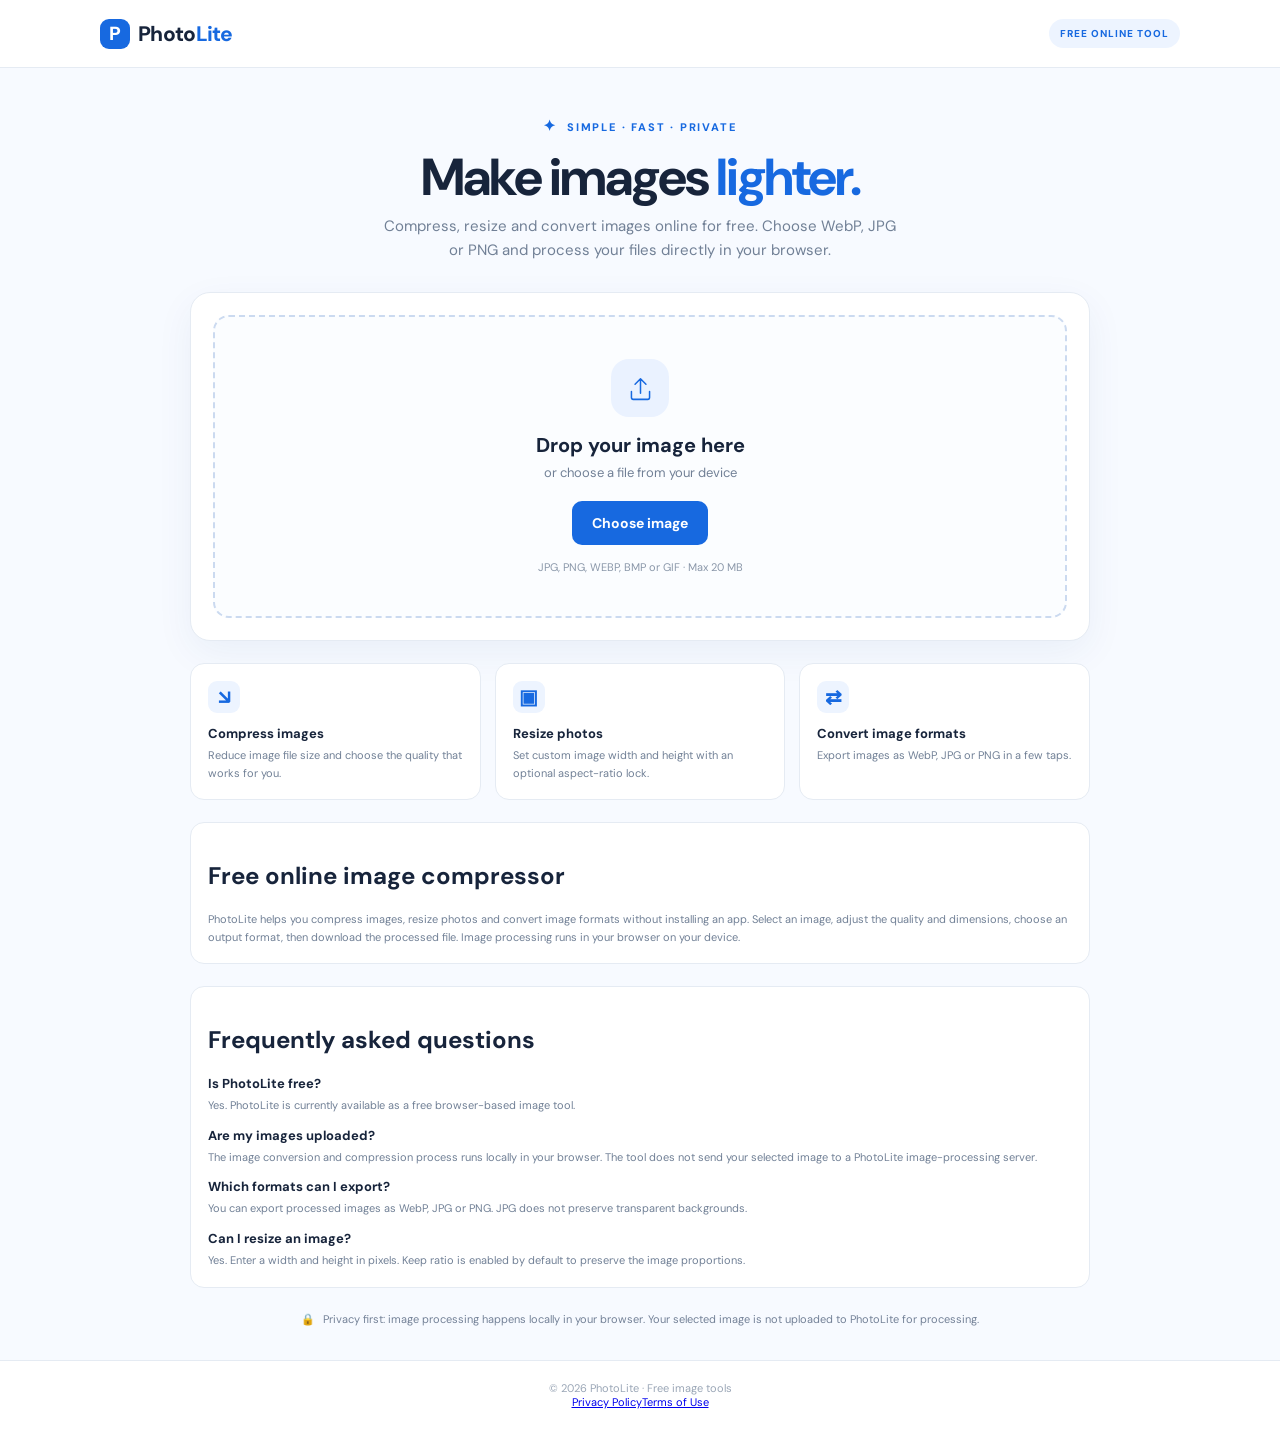
<file: index.html>
<!doctype html>
<html lang="en">
<head>
  <meta charset="utf-8">
  <meta name="viewport" content="width=device-width, initial-scale=1">
  <meta name="theme-color" content="#1769e0">
  <meta name="description" content="Compress images online for free. Resize photos and convert JPG, PNG and WebP files in seconds. Fast, secure and easy to use with PhotoLite.">
  <meta name="robots" content="index,follow">
  <link rel="canonical" href="https://jawadchakif10-maker.github.io/photolite/">
  <meta property="og:type" content="website">
  <meta property="og:title" content="PhotoLite — Free Online Image Compressor">
  <meta property="og:description" content="Compress, resize and convert images in seconds. Your images are processed locally in your browser.">
  <meta property="og:url" content="https://jawadchakif10-maker.github.io/photolite/">
  <meta name="twitter:card" content="summary">
  <title>Free Image Compressor Online – Resize & Convert | PhotoLite</title>
  <link rel="stylesheet" href="style.css">
  <script type="application/ld+json">
  {
    "@context": "https://schema.org",
    "@type": "WebApplication",
    "name": "PhotoLite",
    "url": "https://jawadchakif10-maker.github.io/photolite/",
    "applicationCategory": "MultimediaApplication",
    "operatingSystem": "Any",
    "browserRequirements": "Requires a modern web browser with Canvas support",
    "description": "Free browser-based image compressor, resizer and converter for WebP, JPG and PNG."
  }
  </script>
  <meta name="google-site-verification" content="ijR8VwL8Z2FZdpHkUbnpWBZaj_gMoldZsM99LnLeR9Y" />
</head>
<body>
  <header class="topbar">
    <a class="brand" href="index.html" aria-label="PhotoLite home"><span class="brand-icon">P</span> Photo<span>Lite</span></a>
    <span class="free-pill">FREE ONLINE TOOL</span>
  </header>

  <main class="container">
    <section class="hero">
      <div class="eyebrow"><span class="sparkle">✦</span> SIMPLE · FAST · PRIVATE</div>
      <h1>Make images <span>lighter.</span></h1>
      <p>Compress, resize and convert images online for free. Choose WebP, JPG or PNG and process your files directly in your browser.</p>
    </section>

    <section class="workspace" aria-label="Free online image compressor and converter">
      <div class="upload-panel" id="dropZone">
        <input id="fileInput" type="file" accept="image/jpeg,image/png,image/webp,image/bmp,image/gif" hidden>
        <div class="upload-icon" aria-hidden="true">
          <svg viewBox="0 0 48 48"><path d="M24 32V8m0 0-9 9m9-9 9 9M9 29v10a3 3 0 0 0 3 3h24a3 3 0 0 0 3-3V29"/></svg>
        </div>
        <h2>Drop your image here</h2>
        <p>or choose a file from your device</p>
        <button class="button primary" id="chooseBtn" type="button">Choose image</button>
        <small>JPG, PNG, WEBP, BMP or GIF · Max 20 MB</small>
      </div>

      <div class="editor hidden" id="editor">
        <div class="file-heading">
          <div class="file-symbol">IMG</div>
          <div class="file-info"><strong id="fileName">image.jpg</strong><span id="fileMeta">0 KB</span></div>
          <button class="text-button" id="removeBtn" type="button">Remove</button>
        </div>
        <div class="preview-wrap">
          <img id="preview" alt="Preview of the selected image">
        </div>
        <div class="settings">
          <div class="setting-block">
            <div class="setting-title"><label for="quality">Image quality</label><strong id="qualityValue">80%</strong></div>
            <input id="quality" type="range" min="10" max="100" value="80">
            <div class="range-labels"><span>Smaller file</span><span>Higher quality</span></div>
          </div>
                         <div class="setting-block">
            <label class="field-label" for="targetSize">Target file size (KB)</label>
            <input id="targetSize" type="number" min="1" max="20000" placeholder="Optional — e.g. 100">
            <p class="hint">Try to compress your image to the target size.</p>
          </div>     
          <div class="setting-block">
            <div class="setting-title"><span>Resize dimensions</span><label class="check-label"><input id="keepRatio" type="checkbox" checked> Keep ratio</label></div>
            <div class="dimension-grid">
              <label>Width (px)<input id="widthInput" type="number" min="1" max="12000" placeholder="Original"></label>
              <label>Height (px)<input id="heightInput" type="number" min="1" max="12000" placeholder="Original"></label>
            </div>
            <p class="hint" id="dimensionsHint">Leave both fields empty to keep original dimensions.</p>
          </div>
          <div class="setting-block">
            <label class="field-label" for="format">Output format</label>
            <select id="format">
              <option value="image/webp">WebP — recommended</option>
              <option value="image/jpeg">JPG</option>
              <option value="image/png">PNG — larger files</option>
            </select>
            <p class="hint">Transparency is preserved in PNG and WebP. JPG does not support transparency.</p>
          </div>
        </div>
        <button class="button primary full" id="processBtn" type="button">Compress image</button>
        <div class="status" id="status" role="status" aria-live="polite"></div>
        <section class="result hidden" id="result">
          <div class="result-title">Your image is ready <span class="success-dot">✓</span></div>
          <div class="result-grid">
            <div><span>Original size</span><strong id="originalSize">—</strong></div>
            <div><span>New size</span><strong id="newSize">—</strong></div>
            <div><span>Saved</span><strong id="savedSize">—</strong></div>
          </div>
          <div class="result-preview"><img id="resultPreview" alt="Preview of the processed image"></div>
          <a class="button download full" id="downloadBtn" download="photolite-image.webp">Download image</a>
        </section>
      </div>
    </section>

    <section class="features">
      <article><div class="feature-icon">↘</div><h3>Compress images</h3><p>Reduce image file size and choose the quality that works for you.</p></article>
      <article><div class="feature-icon">▣</div><h3>Resize photos</h3><p>Set custom image width and height with an optional aspect-ratio lock.</p></article>
      <article><div class="feature-icon">⇄</div><h3>Convert image formats</h3><p>Export images as WebP, JPG or PNG in a few taps.</p></article>
    </section>

    <section class="features" aria-label="About PhotoLite">
      <article style="grid-column:1/-1">
        <h2>Free online image compressor</h2>
        <p>PhotoLite helps you compress images, resize photos and convert image formats without installing an app. Select an image, adjust the quality and dimensions, choose an output format, then download the processed file. Image processing runs in your browser on your device.</p>
      </article>
    </section>

    <section class="features" aria-label="Frequently asked questions">
      <article style="grid-column:1/-1">
        <h2>Frequently asked questions</h2>
        <h3>Is PhotoLite free?</h3>
        <p>Yes. PhotoLite is currently available as a free browser-based image tool.</p>
        <h3>Are my images uploaded?</h3>
        <p>The image conversion and compression process runs locally in your browser. The tool does not send your selected image to a PhotoLite image-processing server.</p>
        <h3>Which formats can I export?</h3>
        <p>You can export processed images as WebP, JPG or PNG. JPG does not preserve transparent backgrounds.</p>
        <h3>Can I resize an image?</h3>
        <p>Yes. Enter a width and height in pixels. Keep ratio is enabled by default to preserve the image proportions.</p>
      </article>
    </section>

    <p class="privacy-note"><span>🔒</span> Privacy first: image processing happens locally in your browser. Your selected image is not uploaded to PhotoLite for processing.</p>
  </main>

  <footer>
    <div>© <span id="year"></span> PhotoLite · Free image tools</div>
    <nav aria-label="Legal links"><a href="privacy.html">Privacy Policy</a><a href="terms.html">Terms of Use</a></nav>
  </footer>
  <script src="app.js"></script>
</body>
</html>
</file>
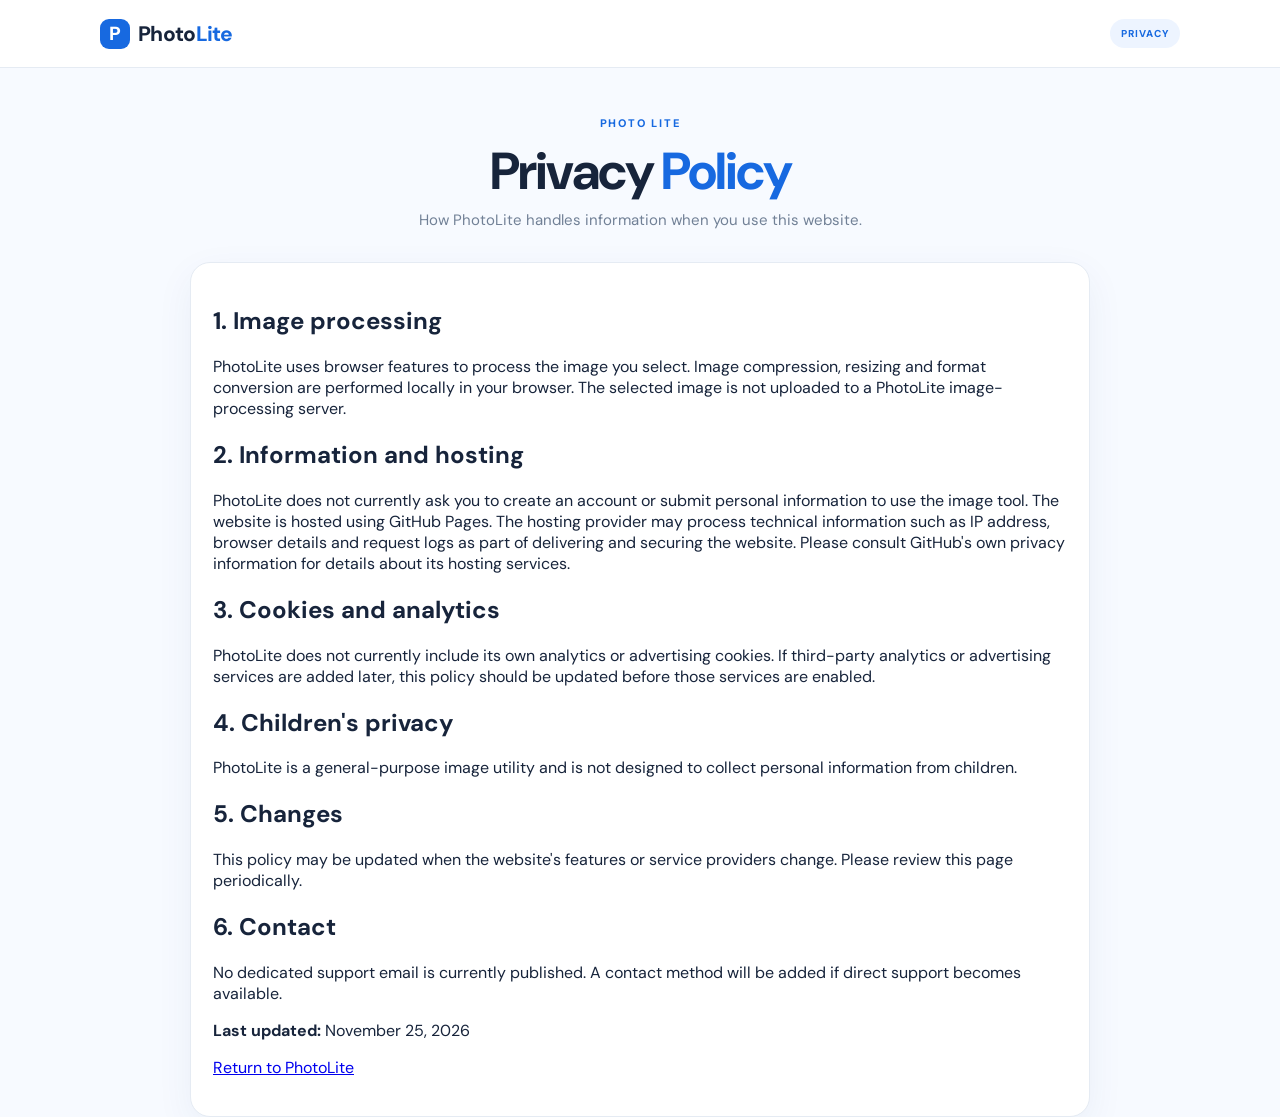
<file: privacy.html>
<!doctype html>
<html lang="en">
<head>
  <meta charset="utf-8">
  <meta name="viewport" content="width=device-width, initial-scale=1">
  <meta name="description" content="Read the PhotoLite Privacy Policy and learn how image processing works in your browser.">
  <meta name="robots" content="index,follow">
  <link rel="canonical" href="https://jawadchakif10-maker.github.io/photolite/privacy.html">
  <title>Privacy Policy — PhotoLite</title>
  <link rel="stylesheet" href="style.css">
</head>
<body>
  <header class="topbar"><a class="brand" href="index.html"><span class="brand-icon">P</span> Photo<span>Lite</span></a><span class="free-pill">PRIVACY</span></header>
  <main class="container">
    <section class="hero"><div class="eyebrow">PHOTO LITE</div><h1>Privacy <span>Policy</span></h1><p>How PhotoLite handles information when you use this website.</p></section>
    <section class="workspace">
      <h2>1. Image processing</h2>
      <p>PhotoLite uses browser features to process the image you select. Image compression, resizing and format conversion are performed locally in your browser. The selected image is not uploaded to a PhotoLite image-processing server.</p>
      <h2>2. Information and hosting</h2>
      <p>PhotoLite does not currently ask you to create an account or submit personal information to use the image tool. The website is hosted using GitHub Pages. The hosting provider may process technical information such as IP address, browser details and request logs as part of delivering and securing the website. Please consult GitHub's own privacy information for details about its hosting services.</p>
      <h2>3. Cookies and analytics</h2>
      <p>PhotoLite does not currently include its own analytics or advertising cookies. If third-party analytics or advertising services are added later, this policy should be updated before those services are enabled.</p>
      <h2>4. Children's privacy</h2>
      <p>PhotoLite is a general-purpose image utility and is not designed to collect personal information from children.</p>
      <h2>5. Changes</h2>
      <p>This policy may be updated when the website's features or service providers change. Please review this page periodically.</p>
      <h2>6. Contact</h2>
      <p>No dedicated support email is currently published. A contact method will be added if direct support becomes available.</p>
      <p><strong>Last updated:</strong> November 25, 2026</p>
      <p><a href="index.html">Return to PhotoLite</a></p>
    </section>
  </main>
</body>
</html>
</file>
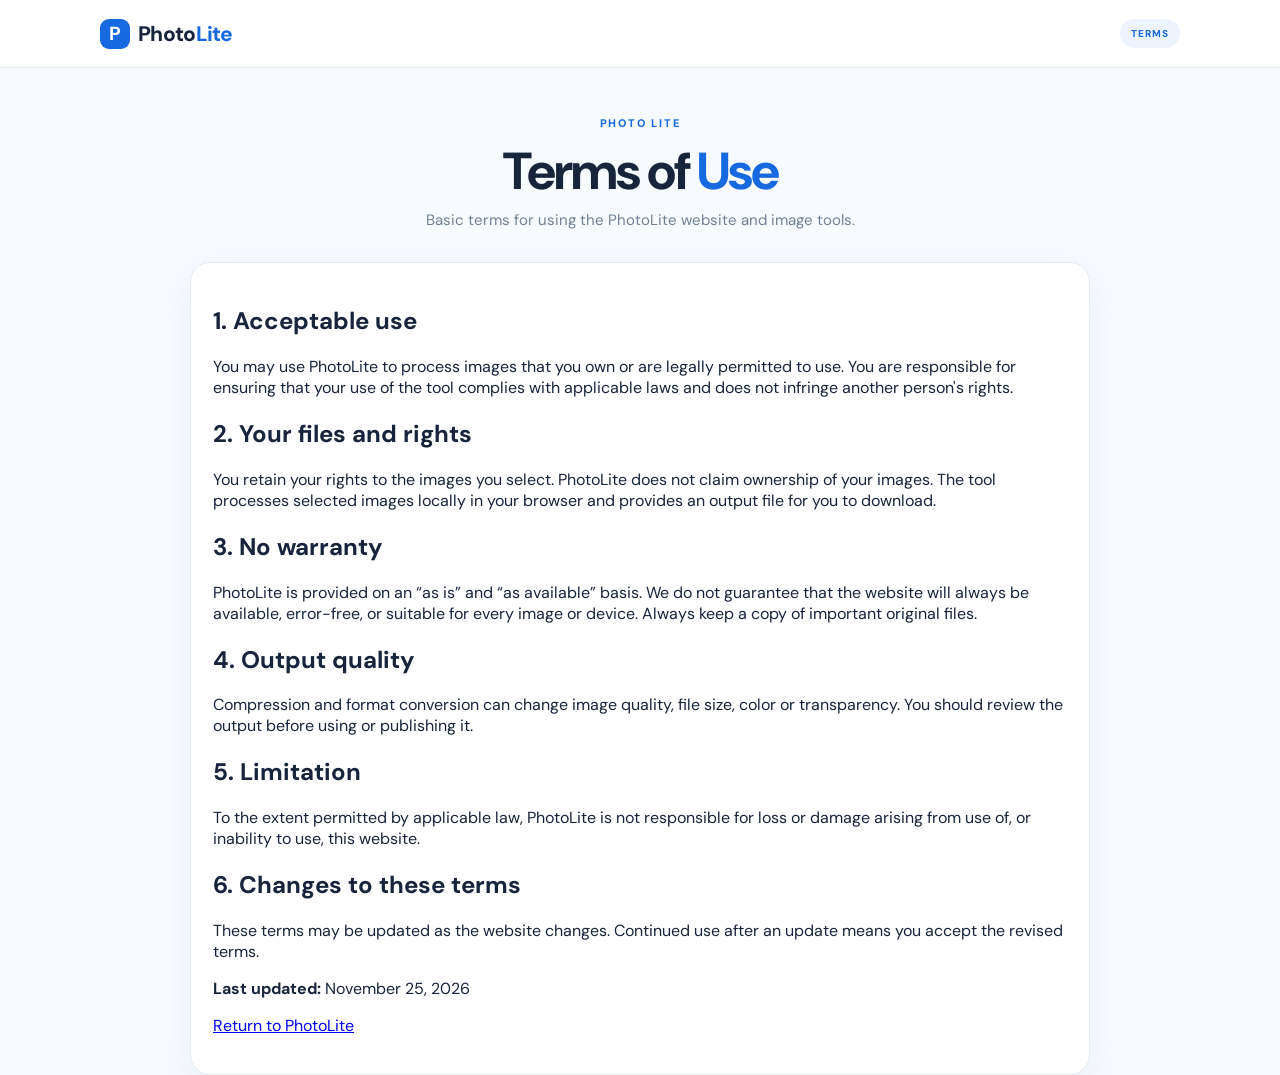
<file: terms.html>
<!doctype html>
<html lang="en">
<head>
  <meta charset="utf-8">
  <meta name="viewport" content="width=device-width, initial-scale=1">
  <meta name="description" content="Read the PhotoLite Terms of Use for the free online image compressor, resizer and converter.">
  <meta name="robots" content="index,follow">
  <link rel="canonical" href="https://jawadchakif10-maker.github.io/photolite/terms.html">
  <title>Terms of Use — PhotoLite</title>
  <link rel="stylesheet" href="style.css">
</head>
<body>
  <header class="topbar"><a class="brand" href="index.html"><span class="brand-icon">P</span> Photo<span>Lite</span></a><span class="free-pill">TERMS</span></header>
  <main class="container">
    <section class="hero"><div class="eyebrow">PHOTO LITE</div><h1>Terms of <span>Use</span></h1><p>Basic terms for using the PhotoLite website and image tools.</p></section>
    <section class="workspace">
      <h2>1. Acceptable use</h2>
      <p>You may use PhotoLite to process images that you own or are legally permitted to use. You are responsible for ensuring that your use of the tool complies with applicable laws and does not infringe another person's rights.</p>
      <h2>2. Your files and rights</h2>
      <p>You retain your rights to the images you select. PhotoLite does not claim ownership of your images. The tool processes selected images locally in your browser and provides an output file for you to download.</p>
      <h2>3. No warranty</h2>
      <p>PhotoLite is provided on an “as is” and “as available” basis. We do not guarantee that the website will always be available, error-free, or suitable for every image or device. Always keep a copy of important original files.</p>
      <h2>4. Output quality</h2>
      <p>Compression and format conversion can change image quality, file size, color or transparency. You should review the output before using or publishing it.</p>
      <h2>5. Limitation</h2>
      <p>To the extent permitted by applicable law, PhotoLite is not responsible for loss or damage arising from use of, or inability to use, this website.</p>
      <h2>6. Changes to these terms</h2>
      <p>These terms may be updated as the website changes. Continued use after an update means you accept the revised terms.</p>
      <p><strong>Last updated:</strong> November 25, 2026</p>
      <p><a href="index.html">Return to PhotoLite</a></p>
    </section>
  </main>
</body>
</html>
</file>
<file: style.css>
@import url('https://fonts.googleapis.com/css2?family=DM+Sans:wght@400;500;600;700;800&display=swap');

:root{--blue:#1769e0;--blue-dark:#1055bd;--ink:#17243b;--muted:#718096;--line:#e5ebf3;--pale:#f4f8ff;--white:#fff}
*{box-sizing:border-box}
body{margin:0;background:#f7faff;color:var(--ink);font-family:'DM Sans',Arial,sans-serif;min-height:100vh}
.topbar{height:68px;background:#fff;border-bottom:1px solid var(--line);display:flex;align-items:center;justify-content:space-between;padding:0 max(22px,calc((100% - 1080px)/2))}
.brand{font-size:21px;font-weight:800;color:var(--ink);text-decoration:none;letter-spacing:-.7px;display:flex;align-items:center;gap:8px}
.brand>span:last-child{color:var(--blue);margin-left:-8px}
.brand-icon{display:grid;place-items:center;width:30px;height:30px;border-radius:9px;background:var(--blue);color:#fff;font-size:19px}
.free-pill{font-size:10px;font-weight:800;letter-spacing:1px;color:var(--blue);background:#edf4ff;padding:8px 11px;border-radius:20px}
.container{width:min(900px,calc(100% - 32px));margin:0 auto}
.hero{text-align:center;padding:48px 10px 30px}
.eyebrow{font-size:11px;letter-spacing:1.8px;color:var(--blue);font-weight:800}
.sparkle{font-size:15px;margin-right:4px}
h1{font-size:clamp(34px,7vw,52px);letter-spacing:-2px;margin:13px 0 9px;line-height:1.08}
h1 span{color:var(--blue)}
.hero p{color:var(--muted);font-size:15px;line-height:1.6;max-width:520px;margin:0 auto}
.workspace{background:#fff;border:1px solid var(--line);border-radius:20px;padding:22px;box-shadow:0 12px 38px rgba(25,72,130,.06)}
.upload-panel{border:2px dashed #cbdaf0;border-radius:16px;background:#fbfdff;text-align:center;padding:42px 15px;transition:.2s}
.upload-panel.dragover{border-color:var(--blue);background:#eff6ff}
.upload-icon{width:58px;height:58px;border-radius:18px;background:#eaf2ff;margin:0 auto 15px;display:grid;place-items:center}
.upload-icon svg{width:29px;height:29px;fill:none;stroke:var(--blue);stroke-width:2.5;stroke-linecap:round;stroke-linejoin:round}
.upload-panel h2{font-size:20px;margin:0 0 6px}
.upload-panel p{color:var(--muted);font-size:13px;margin:0 0 20px}
.upload-panel small{display:block;color:#8a97a9;font-size:11px;margin-top:15px}
.button{border:0;border-radius:10px;padding:13px 20px;font:700 14px 'DM Sans',Arial,sans-serif;text-align:center;text-decoration:none;cursor:pointer;display:inline-flex;align-items:center;justify-content:center;transition:.15s}
.primary{background:var(--blue);color:#fff}
.primary:hover{background:var(--blue-dark)}
.primary:disabled{opacity:.55;cursor:wait}
.full{width:100%;margin-top:14px}
.hidden{display:none!important}
.file-heading{display:flex;align-items:center;gap:11px;margin-bottom:17px}
.file-symbol{width:40px;height:40px;background:#edf4ff;color:var(--blue);border-radius:11px;display:grid;place-items:center;font-size:10px;font-weight:800}
.file-info{display:flex;flex:1;min-width:0;flex-direction:column;gap:3px}
.file-info strong{font-size:13px;overflow:hidden;text-overflow:ellipsis;white-space:nowrap}
.file-info span{font-size:11px;color:var(--muted)}
.text-button{background:none;border:0;color:#d04b58;font-weight:700;font-size:12px;padding:8px;cursor:pointer}
.preview-wrap{background:#f4f7fb;border:1px solid var(--line);border-radius:13px;min-height:130px;max-height:300px;display:flex;align-items:center;justify-content:center;padding:12px;overflow:hidden}
.preview-wrap img{max-width:100%;max-height:275px;object-fit:contain}
.settings{display:grid;grid-template-columns:1fr 1fr;gap:16px;margin-top:18px}
.setting-block{border:1px solid var(--line);border-radius:13px;padding:15px;min-width:0}
.setting-block:last-child{grid-column:1/-1}
.setting-title{display:flex;justify-content:space-between;align-items:center;font-size:13px;font-weight:700;margin-bottom:13px}
.setting-title strong{color:var(--blue)}
input[type=range]{width:100%;accent-color:var(--blue)}
.range-labels{display:flex;justify-content:space-between;color:#8a97a9;font-size:10px;margin-top:3px}
.dimension-grid{display:grid;grid-template-columns:1fr 1fr;gap:9px}
.dimension-grid label{font-size:11px;color:var(--muted);font-weight:600}
.dimension-grid input,select{display:block;width:100%;margin-top:6px;border:1px solid #dce5f0;border-radius:8px;padding:10px;background:#fff;color:var(--ink);font:500 13px 'DM Sans',Arial,sans-serif;outline:none}
.dimension-grid input:focus,select:focus{border-color:var(--blue)}
.check-label{font-size:11px;color:var(--muted);font-weight:500;display:flex;align-items:center;gap:5px}
.check-label input{accent-color:var(--blue)}
.hint{font-size:10px;color:#8996a8;line-height:1.5;margin:9px 0 0}
.field-label{font-size:13px;font-weight:700}
.status{font-size:12px;color:var(--muted);text-align:center;margin-top:10px;min-height:16px}
.result{margin-top:20px;padding:17px;border-radius:14px;background:#f2fbf6;border:1px solid #d8f0e2}
.result-title{font-size:15px;font-weight:800;color:#176b3b}
.success-dot{display:inline-grid;place-items:center;background:#d7f4e2;color:#16834a;border-radius:50%;width:20px;height:20px;margin-left:5px}
.result-grid{display:grid;grid-template-columns:repeat(3,1fr);gap:8px;margin:15px 0}
.result-grid div{background:#fff;border:1px solid #e1f0e6;border-radius:9px;padding:10px;display:flex;flex-direction:column;gap:5px}
.result-grid span{font-size:10px;color:var(--muted)}
.result-grid strong{font-size:14px;color:var(--ink)}
.result-preview{background:#fff;border:1px solid #e1f0e6;border-radius:10px;padding:10px;text-align:center}
.result-preview img{max-width:100%;max-height:220px;object-fit:contain}
.download{background:#16834a;color:#fff}
.download:hover{background:#116b3c}
.features{display:grid;grid-template-columns:repeat(3,1fr);gap:14px;margin:22px 0}
.features article{background:#fff;border:1px solid var(--line);border-radius:14px;padding:17px}
.feature-icon{width:32px;height:32px;border-radius:9px;background:#edf4ff;color:var(--blue);display:grid;place-items:center;font-size:20px;font-weight:800}
.features h3{font-size:13px;margin:12px 0 5px}
.features p{font-size:11px;line-height:1.6;color:var(--muted);margin:0}
.privacy-note{text-align:center;color:#738197;font-size:11px;margin:24px 0 34px}
.privacy-note span{margin-right:5px}
footer{text-align:center;padding:20px;border-top:1px solid var(--line);color:#9aa6b6;font-size:11px;background:#fff}
@media(max-width:640px){.hero{padding:38px 4px 24px}.workspace{padding:14px;border-radius:16px}.settings{grid-template-columns:1fr}.setting-block:last-child{grid-column:auto}.features{grid-template-columns:1fr;gap:9px}.features article{display:grid;grid-template-columns:34px 1fr;column-gap:10px;align-items:center}.features h3{margin:0}.features p{grid-column:2}.result-grid{gap:5px}.result-grid div{padding:8px}.result-grid strong{font-size:12px}.upload-panel{padding:34px 12px}}
</file>
